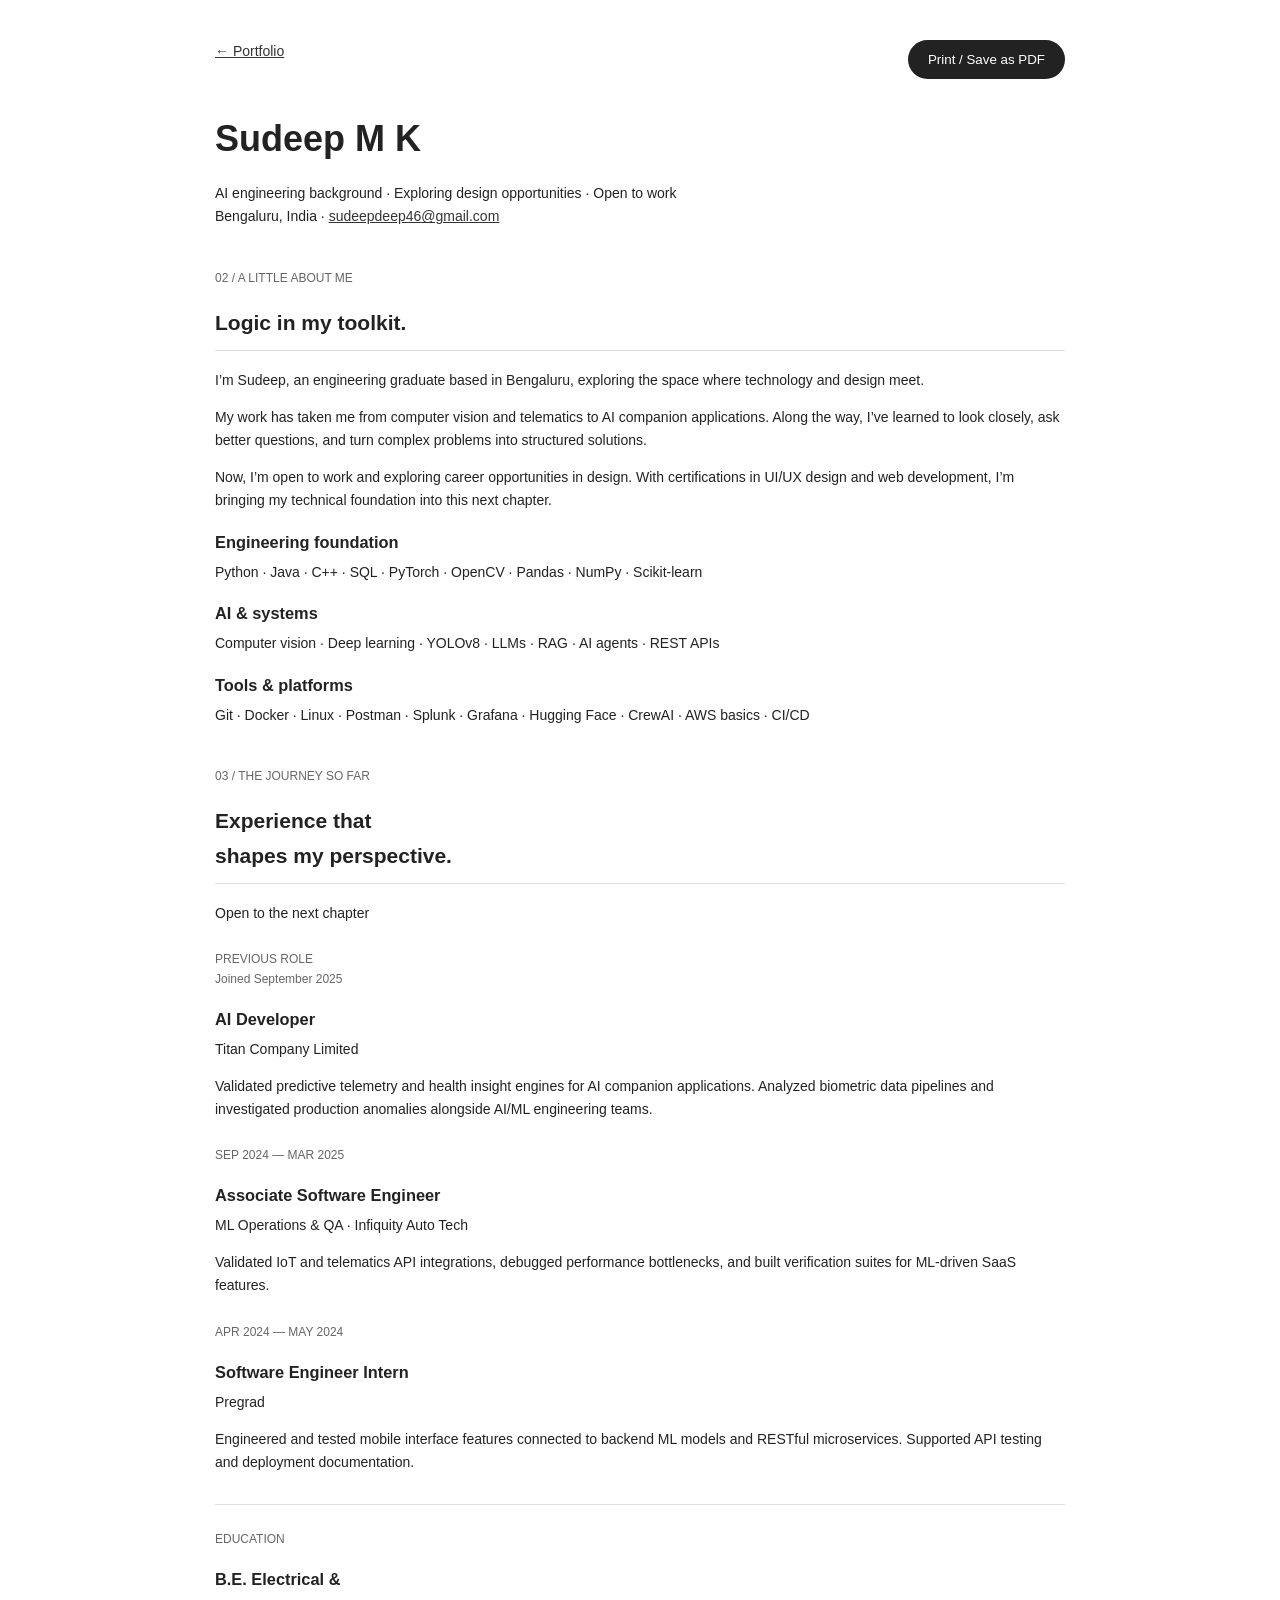
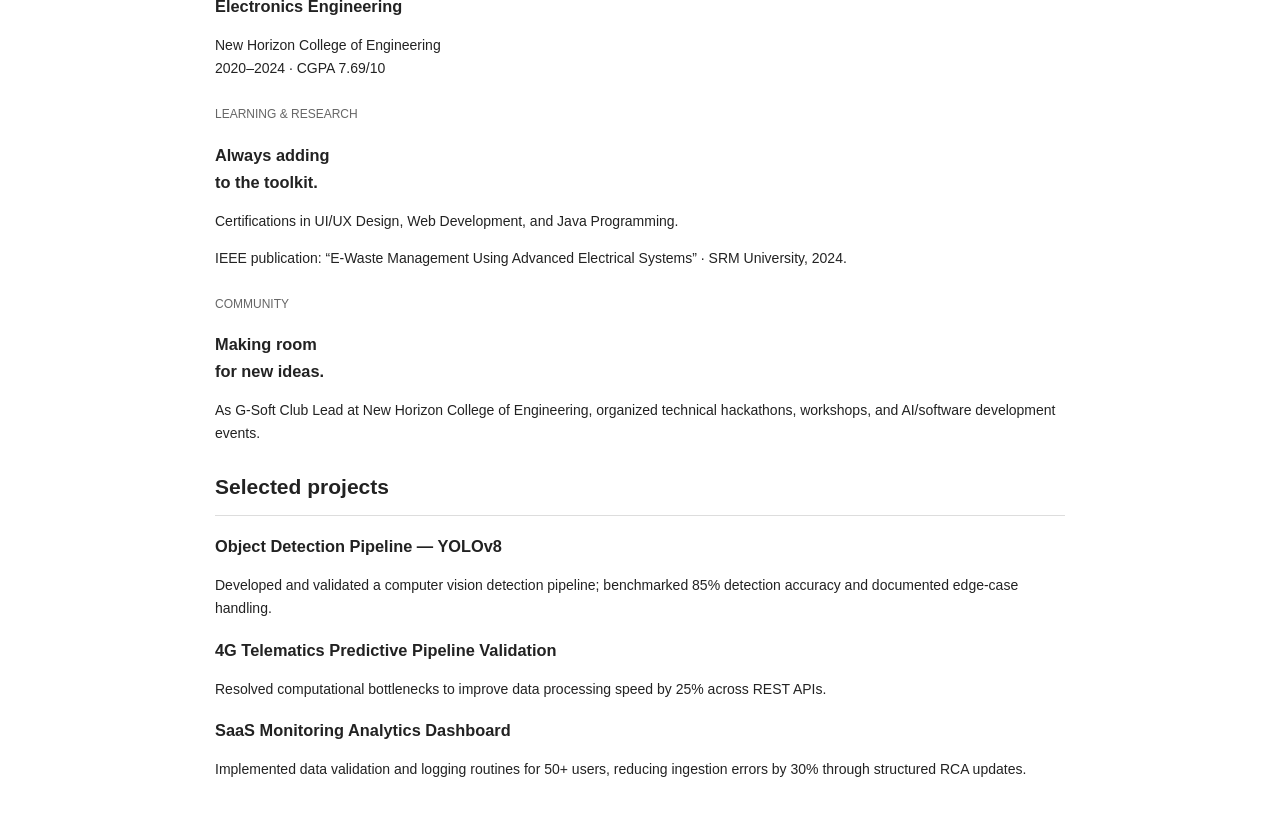
<file: resume.html>
<!doctype html><html lang="en"><head><meta charset="utf-8"><meta name="viewport" content="width=device-width, initial-scale=1"><title>Sudeep M K — Résumé</title><style>body{font:14px/1.65 Arial,sans-serif;max-width:850px;margin:40px auto;padding:0 25px;color:#222}h1{font-size:36px;margin:0}h2{font-size:21px;border-bottom:1px solid #ddd;padding-bottom:10px}h3{margin-bottom:5px}h4{margin:0;font-weight:400}.section{margin-top:40px}.time,.eyebrow,small{color:#666;font-size:12px}.about-mark,.serif,.place{display:none}.skill-groups p{margin-top:0}article{margin:25px 0}button{padding:12px 20px;background:#222;color:white;border:0;border-radius:25px;cursor:pointer}.toolbar{display:flex;justify-content:space-between;margin-bottom:30px}a{color:#333}.availability{display:block} .credentials{border-top:1px solid #ddd;margin-top:30px}@media print{body{margin:0;max-width:none;font-size:11px}.toolbar{display:none}article{break-inside:avoid}.section{margin-top:25px}}</style></head><body><div class="toolbar"><a href="index.html">← Portfolio</a><button onclick="window.print()">Print / Save as PDF</button></div><h1>Sudeep M K</h1><p>AI engineering background · Exploring design opportunities · Open to work<br>Bengaluru, India · <a href="mailto:sudeepdeep46@gmail.com">sudeepdeep46@gmail.com</a></p><section id="about" class="section about wrap"><div><div class="eyebrow">02 / A LITTLE ABOUT ME</div><h2>Logic in my toolkit.<br><span class="serif">Curiosity at heart.</span></h2><div class="about-mark">s<span>✳</span></div></div><div class="about-copy"><p class="lead">I’m Sudeep, an engineering graduate based in Bengaluru, exploring the space where technology and design meet.</p><p>My work has taken me from computer vision and telematics to AI companion applications. Along the way, I’ve learned to look closely, ask better questions, and turn complex problems into structured solutions.</p><p>Now, I’m open to work and exploring career opportunities in design. With certifications in UI/UX design and web development, I’m bringing my technical foundation into this next chapter.</p><div class="skill-groups"><div><h3>Engineering foundation</h3><p>Python · Java · C++ · SQL · PyTorch · OpenCV · Pandas · NumPy · Scikit-learn</p></div><div><h3>AI & systems</h3><p>Computer vision · Deep learning · YOLOv8 · LLMs · RAG · AI agents · REST APIs</p></div><div><h3>Tools & platforms</h3><p>Git · Docker · Linux · Postman · Splunk · Grafana · Hugging Face · CrewAI · AWS basics · CI/CD</p></div></div></div></section><section id="experience" class="section experience"><div class="wrap"><div class="section-top"><div><div class="eyebrow">03 / THE JOURNEY SO FAR</div><h2>Experience that<br>shapes my perspective.</h2></div><span class="availability"><i></i> Open to the next chapter</span></div><div class="timeline"><article><div class="time">PREVIOUS ROLE<br><small>Joined September 2025</small></div><div><h3>AI Developer</h3><h4>Titan Company Limited</h4><p>Validated predictive telemetry and health insight engines for AI companion applications. Analyzed biometric data pipelines and investigated production anomalies alongside AI/ML engineering teams.</p></div><span class="place">Bengaluru, India</span></article><article><div class="time">SEP 2024 — MAR 2025</div><div><h3>Associate Software Engineer</h3><h4>ML Operations & QA · Infiquity Auto Tech</h4><p>Validated IoT and telematics API integrations, debugged performance bottlenecks, and built verification suites for ML-driven SaaS features.</p></div><span class="place">Bengaluru, India</span></article><article><div class="time">APR 2024 — MAY 2024</div><div><h3>Software Engineer Intern</h3><h4>Pregrad</h4><p>Engineered and tested mobile interface features connected to backend ML models and RESTful microservices. Supported API testing and deployment documentation.</p></div><span class="place">Bengaluru, India</span></article></div><div class="credentials"><article><div class="eyebrow">EDUCATION</div><h3>B.E. Electrical &<br>Electronics Engineering</h3><p>New Horizon College of Engineering<br>2020–2024 · CGPA 7.69/10</p></article><article><div class="eyebrow">LEARNING & RESEARCH</div><h3>Always adding<br>to the toolkit.</h3><p>Certifications in UI/UX Design, Web Development, and Java Programming.</p><p class="small">IEEE publication: “E-Waste Management Using Advanced Electrical Systems” · SRM University, 2024.</p></article><article><div class="eyebrow">COMMUNITY</div><h3>Making room<br>for new ideas.</h3><p>As G-Soft Club Lead at New Horizon College of Engineering, organized technical hackathons, workshops, and AI/software development events.</p></article></div></div></section><section><h2>Selected projects</h2><h3>Object Detection Pipeline — YOLOv8</h3><p>Developed and validated a computer vision detection pipeline; benchmarked 85% detection accuracy and documented edge-case handling.</p><h3>4G Telematics Predictive Pipeline Validation</h3><p>Resolved computational bottlenecks to improve data processing speed by 25% across REST APIs.</p><h3>SaaS Monitoring Analytics Dashboard</h3><p>Implemented data validation and logging routines for 50+ users, reducing ingestion errors by 30% through structured RCA updates.</p></section></body></html>
</file>
